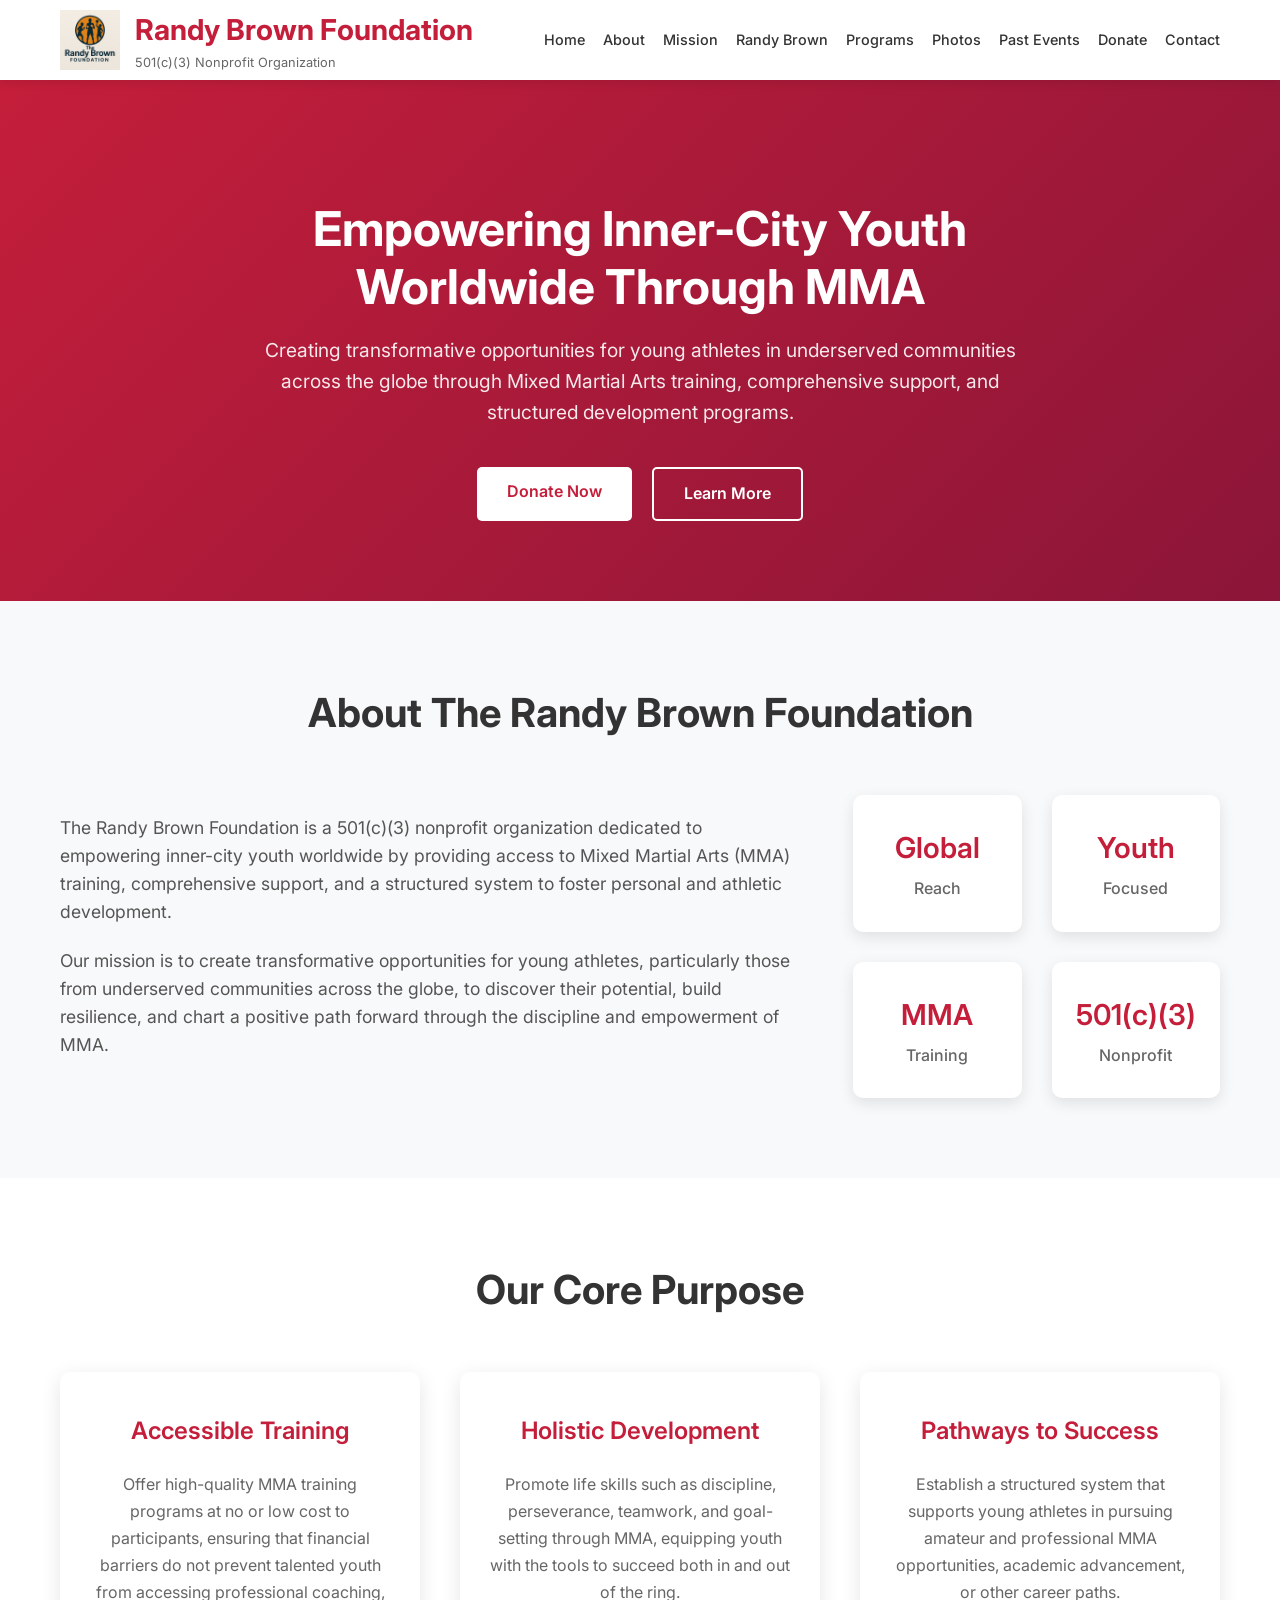
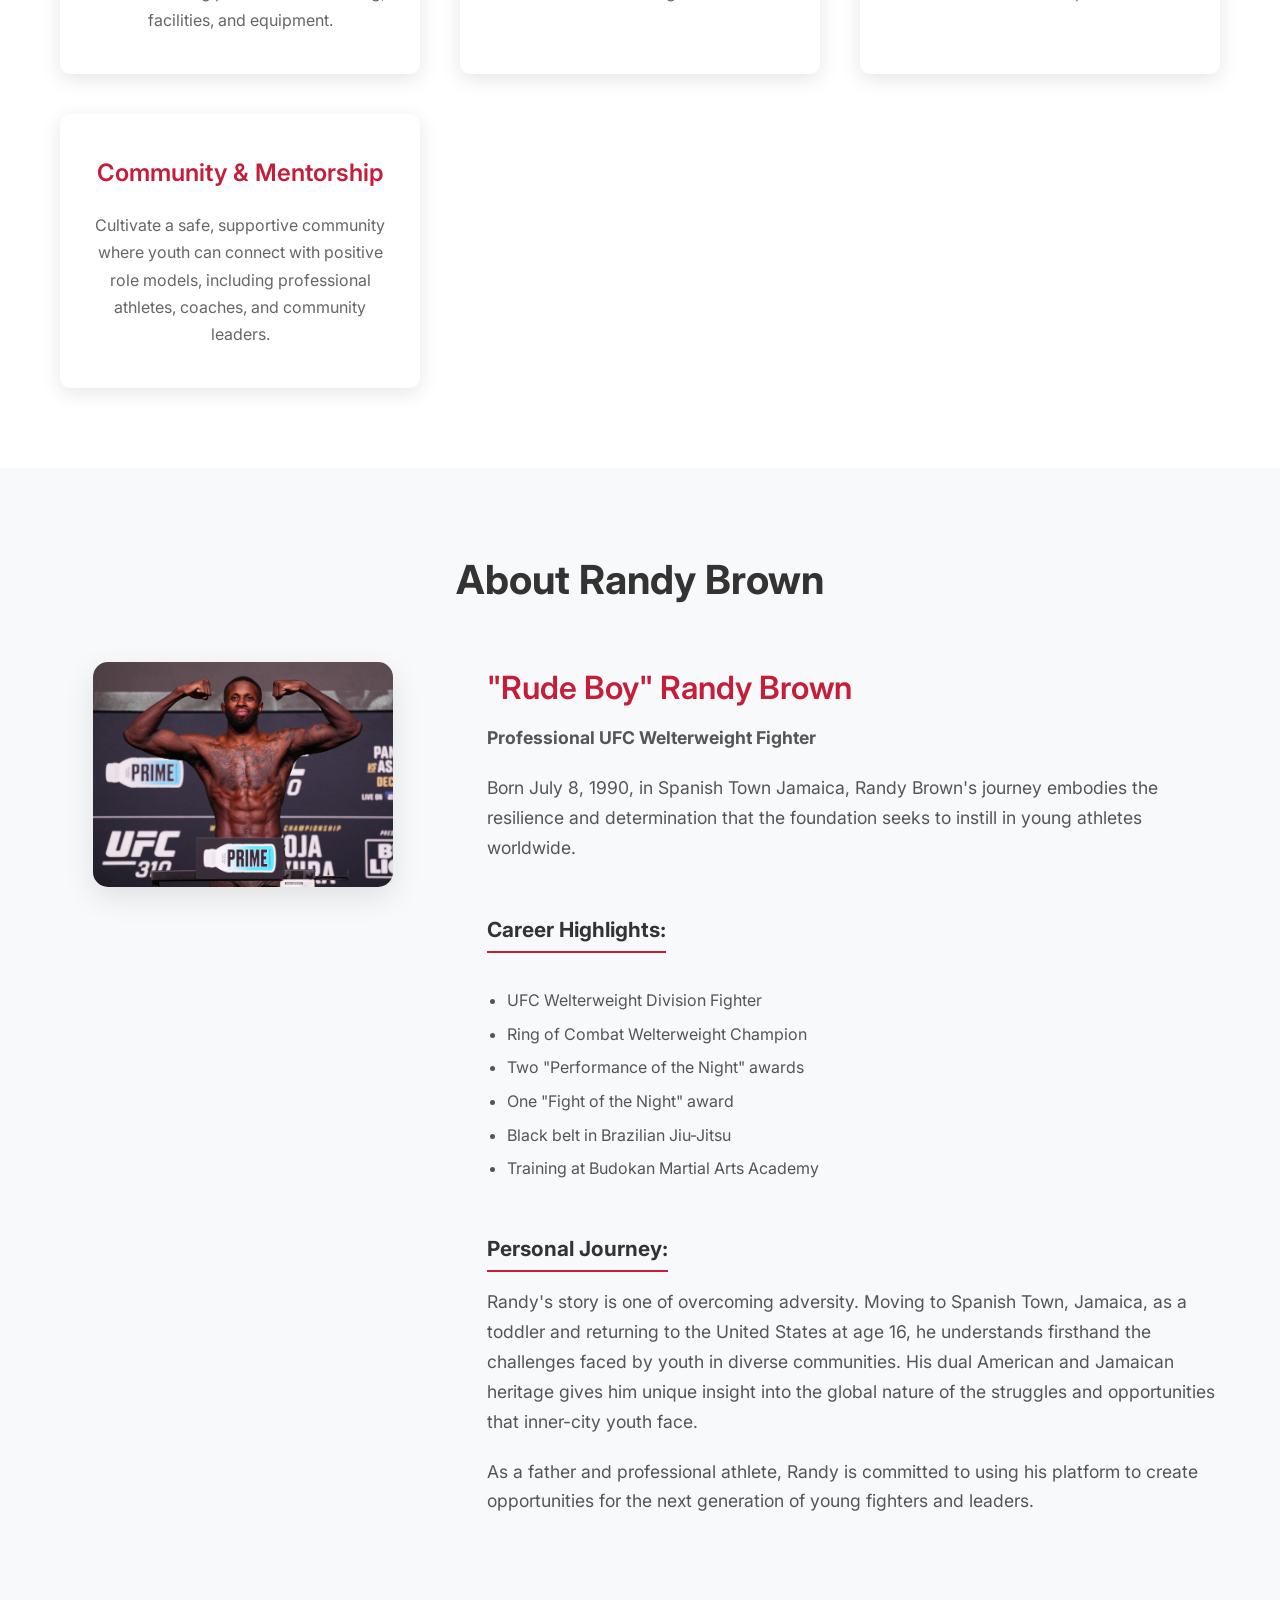
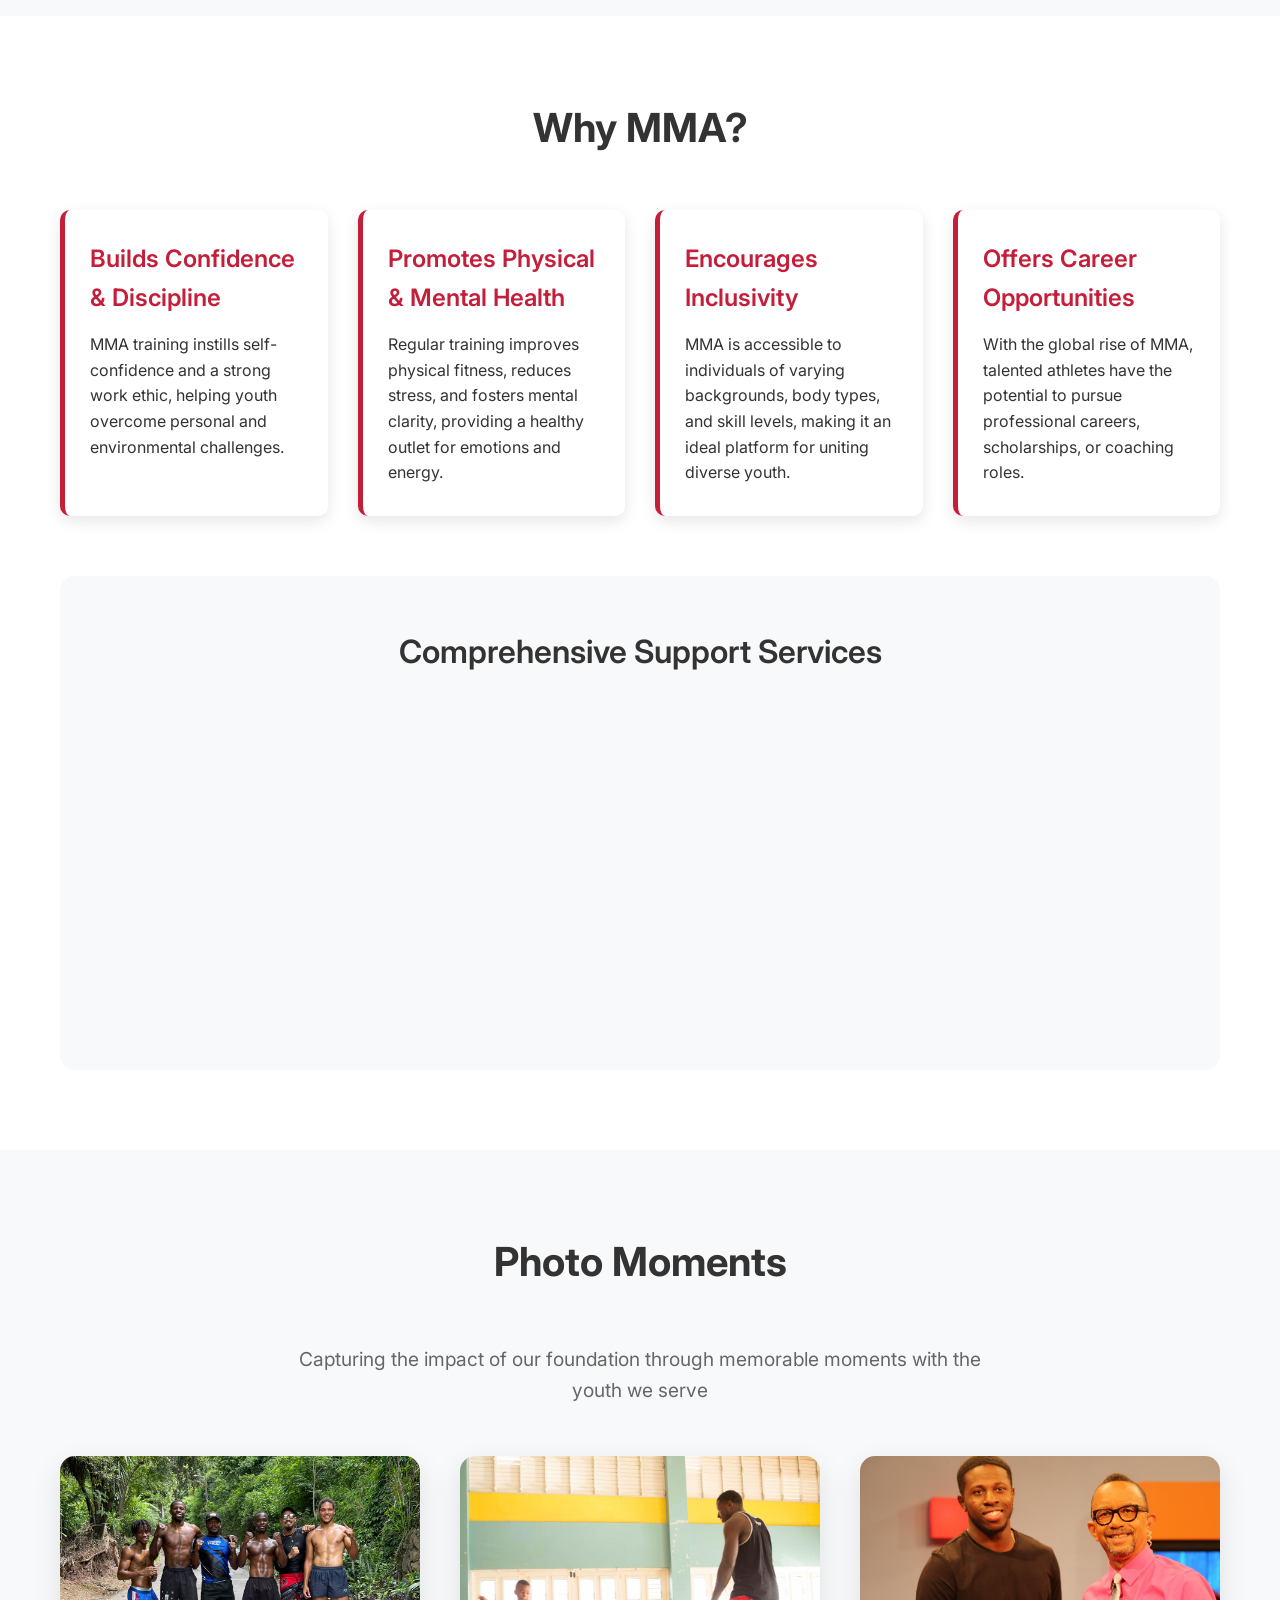
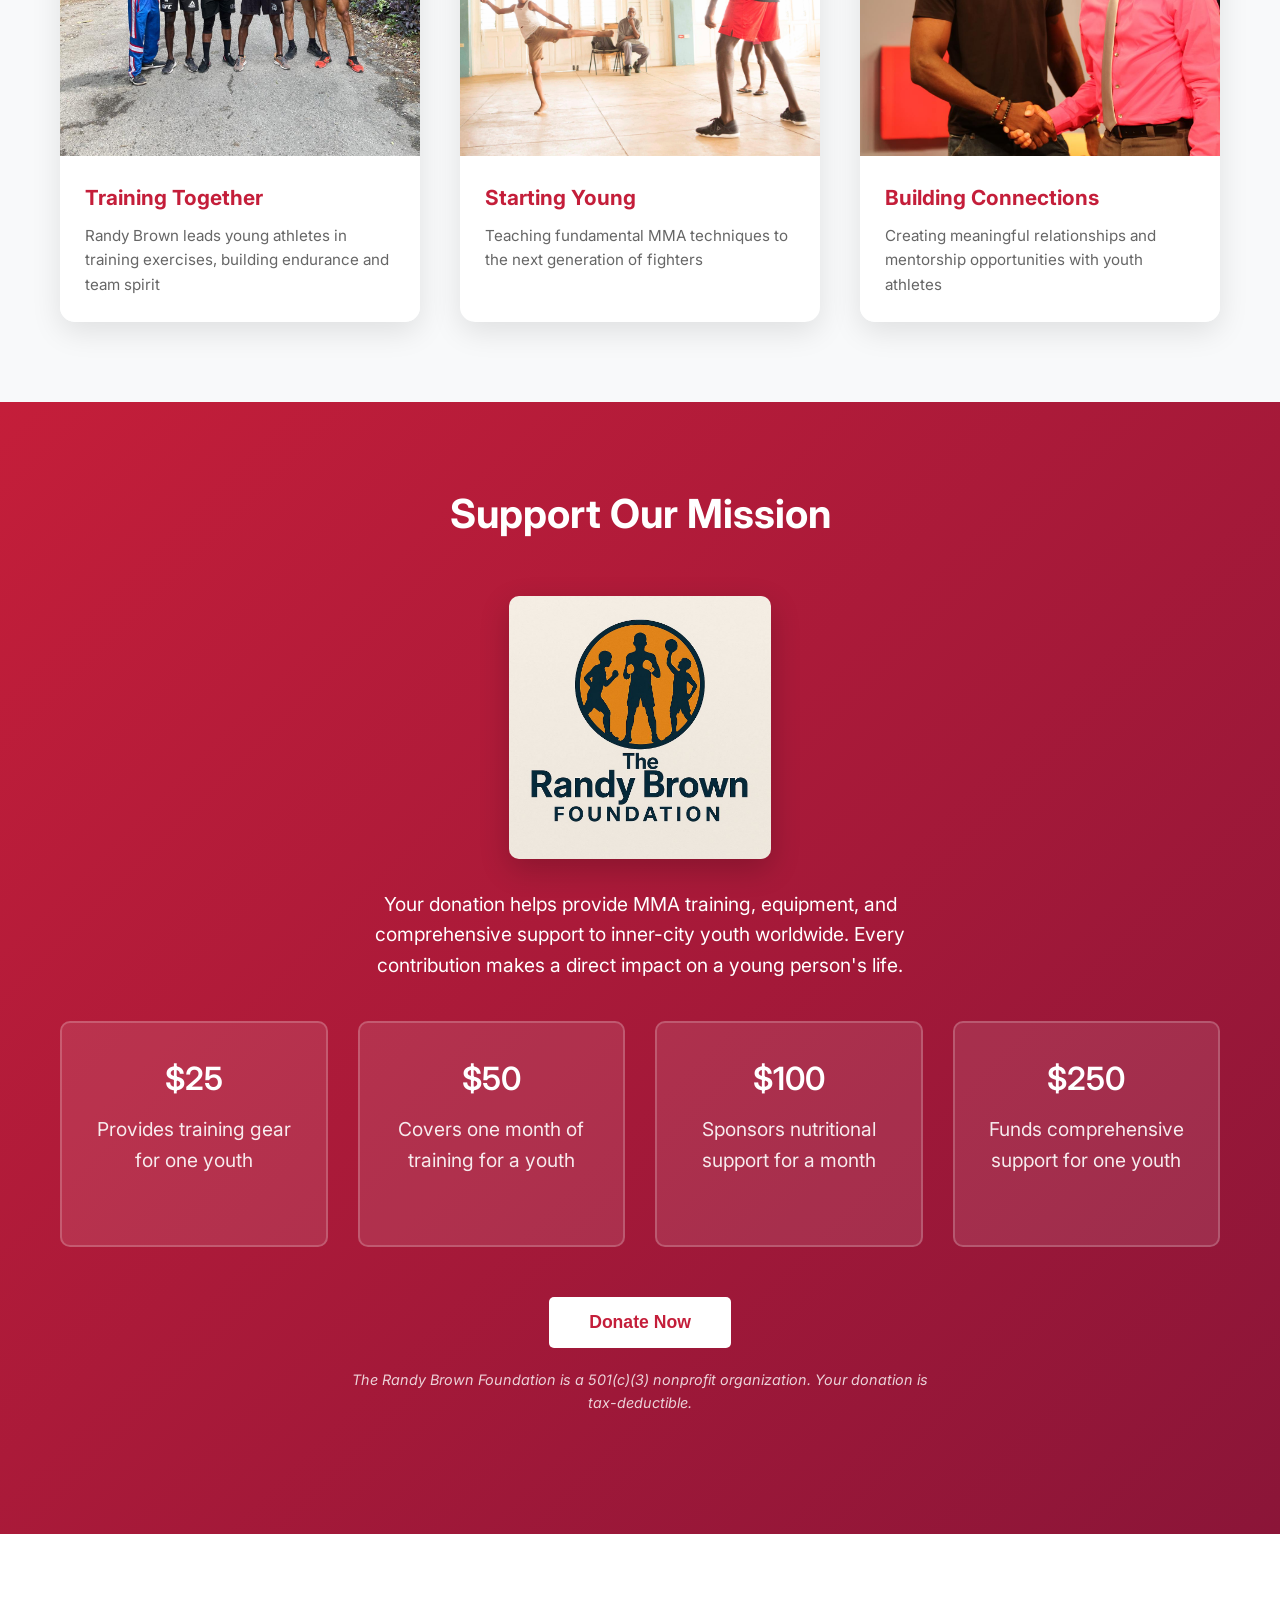
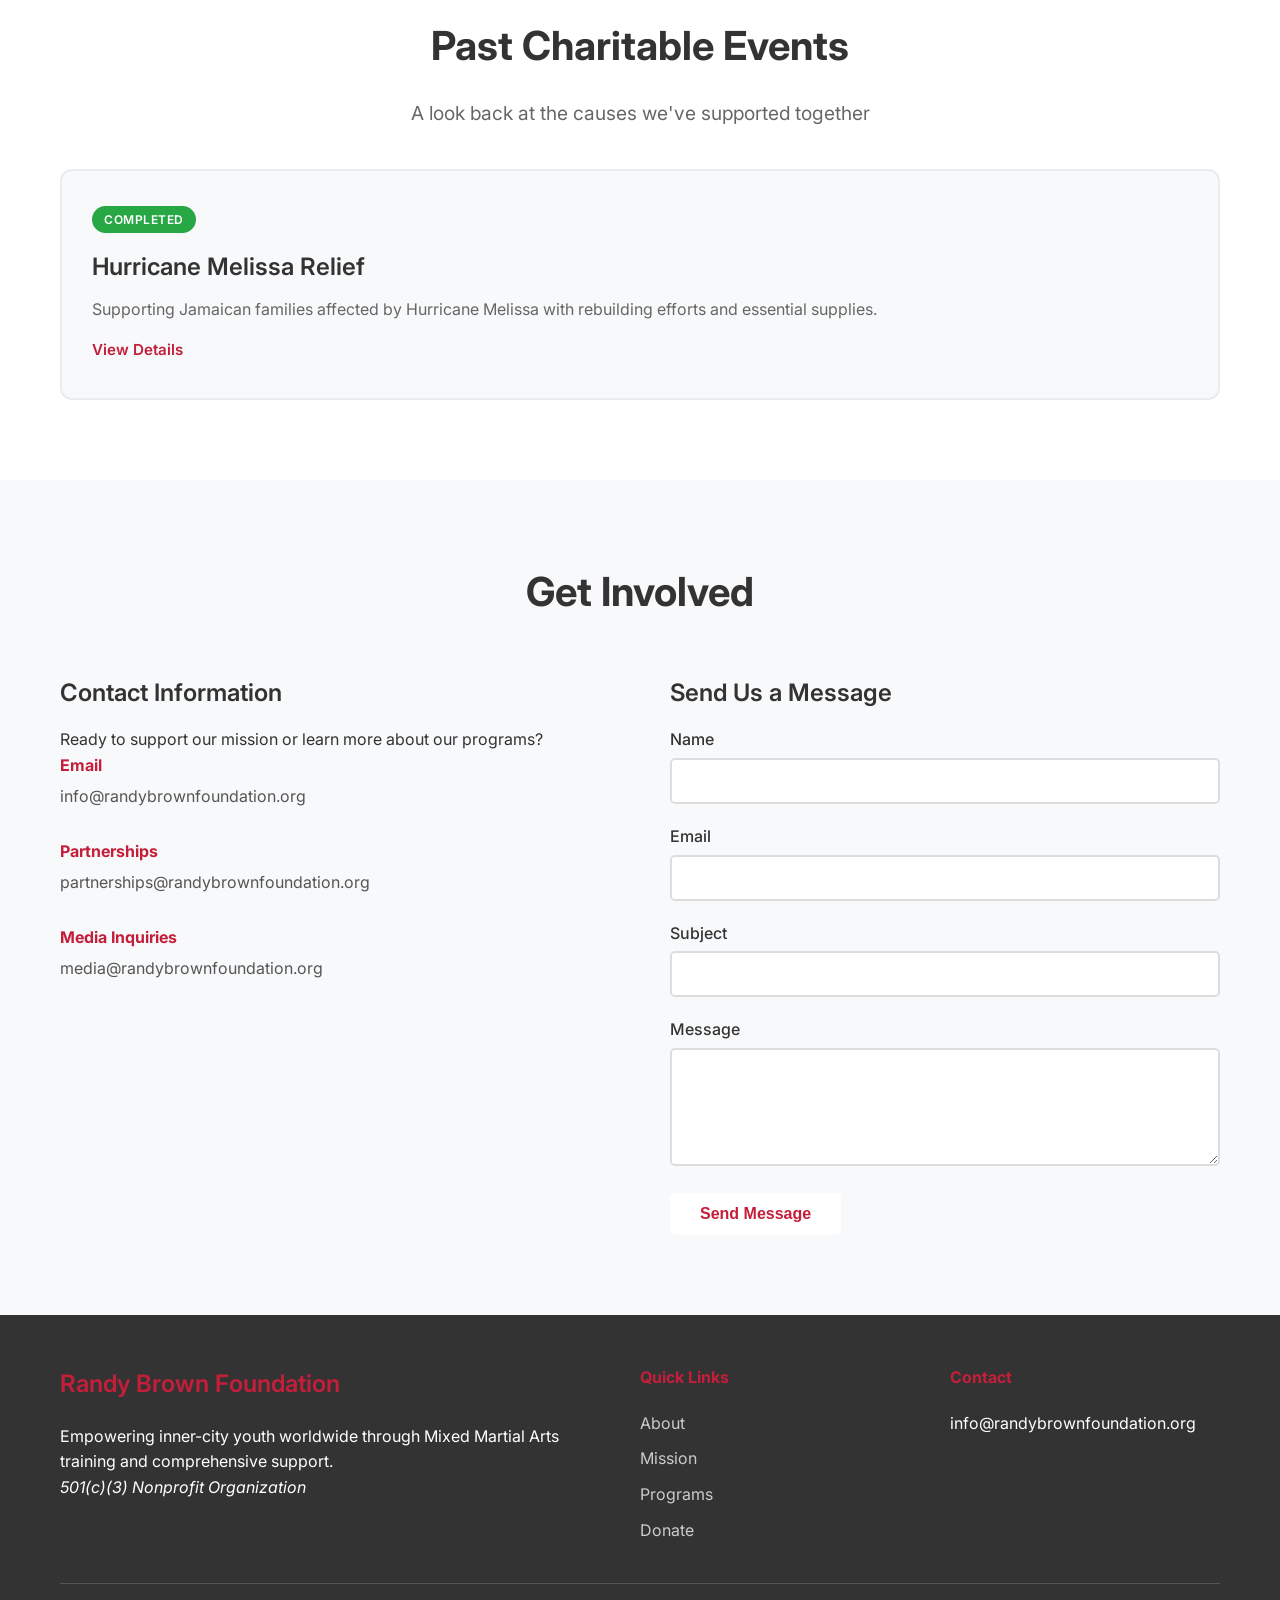
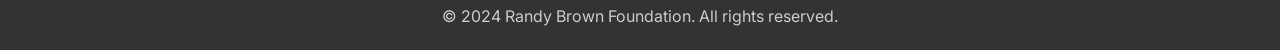
<file: index.html>
<!DOCTYPE html>
<html lang="en">
<head>
    <meta charset="UTF-8">
    <meta name="viewport" content="width=device-width, initial-scale=1.0">
    <title>Randy Brown Foundation - Empowering Inner-City Youth Through MMA</title>
    <link rel="stylesheet" href="styles.css">
    <link href="https://fonts.googleapis.com/css2?family=Inter:wght@300;400;500;600;700&display=swap" rel="stylesheet">
</head>
<body>
    <header class="header">
        <nav class="nav">
            <div class="nav-container">
                <div class="logo">
                    <img src="randybrownfoundation-logo.jpeg" alt="Randy Brown Foundation Logo" class="logo-image">
                    <div class="logo-text">
                        <h1>Randy Brown Foundation</h1>
                        <p>501(c)(3) Nonprofit Organization</p>
                    </div>
                </div>
                <ul class="nav-menu">
                    <li><a href="#home">Home</a></li>
                    <li><a href="#about">About</a></li>
                    <li><a href="#mission">Mission</a></li>
                    <li><a href="#randy">Randy Brown</a></li>
                    <li><a href="#programs">Programs</a></li>
                    <li><a href="#photos">Photos</a></li>
                    <li><a href="#past-events">Past Events</a></li>
                    <li><a href="#donate">Donate</a></li>
                    <li><a href="#contact">Contact</a></li>
                </ul>
            </div>
        </nav>
    </header>

    <main>
        <section id="home" class="hero">
            <div class="hero-content">
                <h1>Empowering Inner-City Youth Worldwide Through MMA</h1>
                <p>Creating transformative opportunities for young athletes in underserved communities across the globe through Mixed Martial Arts training, comprehensive support, and structured development programs.</p>
                <div class="hero-buttons">
                    <a href="#donate" class="btn btn-primary">Donate Now</a>
                    <a href="#programs" class="btn btn-secondary">Learn More</a>
                </div>
            </div>
        </section>

        <section id="about" class="about">
            <div class="container">
                <h2>About The Randy Brown Foundation</h2>
                <div class="about-grid">
                    <div class="about-text">
                        <p>The Randy Brown Foundation is a 501(c)(3) nonprofit organization dedicated to empowering inner-city youth worldwide by providing access to Mixed Martial Arts (MMA) training, comprehensive support, and a structured system to foster personal and athletic development.</p>
                        <p>Our mission is to create transformative opportunities for young athletes, particularly those from underserved communities across the globe, to discover their potential, build resilience, and chart a positive path forward through the discipline and empowerment of MMA.</p>
                    </div>
                    <div class="about-stats">
                        <div class="stat">
                            <h3>Global</h3>
                            <p>Reach</p>
                        </div>
                        <div class="stat">
                            <h3>Youth</h3>
                            <p>Focused</p>
                        </div>
                        <div class="stat">
                            <h3>MMA</h3>
                            <p>Training</p>
                        </div>
                        <div class="stat">
                            <h3>501(c)(3)</h3>
                            <p>Nonprofit</p>
                        </div>
                    </div>
                </div>
            </div>
        </section>

        <section id="mission" class="mission">
            <div class="container">
                <h2>Our Core Purpose</h2>
                <div class="mission-grid">
                    <div class="mission-item">
                        <h3>Accessible Training</h3>
                        <p>Offer high-quality MMA training programs at no or low cost to participants, ensuring that financial barriers do not prevent talented youth from accessing professional coaching, facilities, and equipment.</p>
                    </div>
                    <div class="mission-item">
                        <h3>Holistic Development</h3>
                        <p>Promote life skills such as discipline, perseverance, teamwork, and goal-setting through MMA, equipping youth with the tools to succeed both in and out of the ring.</p>
                    </div>
                    <div class="mission-item">
                        <h3>Pathways to Success</h3>
                        <p>Establish a structured system that supports young athletes in pursuing amateur and professional MMA opportunities, academic advancement, or other career paths.</p>
                    </div>
                    <div class="mission-item">
                        <h3>Community & Mentorship</h3>
                        <p>Cultivate a safe, supportive community where youth can connect with positive role models, including professional athletes, coaches, and community leaders.</p>
                    </div>
                </div>
            </div>
        </section>

        <section id="randy" class="randy-section">
            <div class="container">
                <h2>About Randy Brown</h2>
                <div class="randy-grid">
                    <div class="randy-image">
                        <img src="randy-logo.jpeg" alt="Randy Brown Logo" class="randy-logo">
                    </div>
                    <div class="randy-bio">
                        <h3>"Rude Boy" Randy Brown</h3>
                        <p><strong>Professional UFC Welterweight Fighter</strong></p>
                        <p>Born July 8, 1990, in Spanish Town Jamaica, Randy Brown's journey embodies the resilience and determination that the foundation seeks to instill in young athletes worldwide.</p>
                        
                        <h4>Career Highlights:</h4>
                        <ul>
                            <li>UFC Welterweight Division Fighter</li>
                            <li>Ring of Combat Welterweight Champion</li>
                            <li>Two "Performance of the Night" awards</li>
                            <li>One "Fight of the Night" award</li>
                            <li>Black belt in Brazilian Jiu-Jitsu</li>
                            <li>Training at Budokan Martial Arts Academy</li>
                        </ul>

                        <h4>Personal Journey:</h4>
                        <p>Randy's story is one of overcoming adversity. Moving to Spanish Town, Jamaica, as a toddler and returning to the United States at age 16, he understands firsthand the challenges faced by youth in diverse communities. His dual American and Jamaican heritage gives him unique insight into the global nature of the struggles and opportunities that inner-city youth face.</p>
                        
                        <p>As a father and professional athlete, Randy is committed to using his platform to create opportunities for the next generation of young fighters and leaders.</p>
                    </div>
                </div>
            </div>
        </section>

        <section id="programs" class="programs">
            <div class="container">
                <h2>Why MMA?</h2>
                <div class="programs-grid">
                    <div class="program-item">
                        <h3>Builds Confidence & Discipline</h3>
                        <p>MMA training instills self-confidence and a strong work ethic, helping youth overcome personal and environmental challenges.</p>
                    </div>
                    <div class="program-item">
                        <h3>Promotes Physical & Mental Health</h3>
                        <p>Regular training improves physical fitness, reduces stress, and fosters mental clarity, providing a healthy outlet for emotions and energy.</p>
                    </div>
                    <div class="program-item">
                        <h3>Encourages Inclusivity</h3>
                        <p>MMA is accessible to individuals of varying backgrounds, body types, and skill levels, making it an ideal platform for uniting diverse youth.</p>
                    </div>
                    <div class="program-item">
                        <h3>Offers Career Opportunities</h3>
                        <p>With the global rise of MMA, talented athletes have the potential to pursue professional careers, scholarships, or coaching roles.</p>
                    </div>
                </div>

                <div class="support-services">
                    <h3>Comprehensive Support Services</h3>
                    <div class="services-grid">
                        <div class="service">
                            <h4>Nutritional Guidance</h4>
                            <p>Proper nutrition education for optimal performance</p>
                        </div>
                        <div class="service">
                            <h4>Academic Tutoring</h4>
                            <p>Educational support to ensure academic success</p>
                        </div>
                        <div class="service">
                            <h4>Mental Health Resources</h4>
                            <p>Counseling and support for emotional well-being</p>
                        </div>
                        <div class="service">
                            <h4>Global Partnerships</h4>
                            <p>Collaborations with schools and organizations worldwide</p>
                        </div>
                    </div>
                </div>
            </div>
        </section>

        <section id="photos" class="photos">
            <div class="container">
                <h2>Photo Moments</h2>
                <p class="photos-subtitle">Capturing the impact of our foundation through memorable moments with the youth we serve</p>
                <div class="photo-gallery">
                    <div class="photo-item">
                        <img src="img/Randy-Running-with-kids.jpeg" alt="Randy Brown running with kids" class="gallery-image">
                        <div class="photo-caption">
                            <h4>Training Together</h4>
                            <p>Randy Brown leads young athletes in training exercises, building endurance and team spirit</p>
                        </div>
                    </div>
                    <div class="photo-item">
                        <img src="img/littlekid-kicking.jpeg" alt="Young child practicing kicks" class="gallery-image">
                        <div class="photo-caption">
                            <h4>Starting Young</h4>
                            <p>Teaching fundamental MMA techniques to the next generation of fighters</p>
                        </div>
                    </div>
                    <div class="photo-item">
                        <img src="img/randy-handshake.jpeg" alt="Randy Brown shaking hands" class="gallery-image">
                        <div class="photo-caption">
                            <h4>Building Connections</h4>
                            <p>Creating meaningful relationships and mentorship opportunities with youth athletes</p>
                        </div>
                    </div>
                </div>
            </div>
        </section>

        <section id="donate" class="donate">
            <div class="container">
                <h2>Support Our Mission</h2>
                <div class="donate-logo">
                    <img src="randybrownfoundation-logo.jpeg" alt="Randy Brown Foundation Logo" class="foundation-logo">
                </div>
                <div class="donate-content">
                    <p>Your donation helps provide MMA training, equipment, and comprehensive support to inner-city youth worldwide. Every contribution makes a direct impact on a young person's life.</p>
                    
                    <div class="donation-options">
                        <div class="donation-amount">
                            <h3>$25</h3>
                            <p>Provides training gear for one youth</p>
                        </div>
                        <div class="donation-amount">
                            <h3>$50</h3>
                            <p>Covers one month of training for a youth</p>
                        </div>
                        <div class="donation-amount">
                            <h3>$100</h3>
                            <p>Sponsors nutritional support for a month</p>
                        </div>
                        <div class="donation-amount">
                            <h3>$250</h3>
                            <p>Funds comprehensive support for one youth</p>
                        </div>
                    </div>
                    
                    <div class="donate-buttons">
                        <button class="btn btn-primary btn-large">Donate Now</button>
                        <p><em>The Randy Brown Foundation is a 501(c)(3) nonprofit organization. Your donation is tax-deductible.</em></p>
                    </div>
                </div>
            </div>
        </section>

        <section id="past-events" class="past-events">
            <div class="container">
                <h2>Past Charitable Events</h2>
                <p class="past-events-subtitle">A look back at the causes we've supported together</p>
                <div class="past-events-grid">
                    <a href="melissa/melissa-relief.html" class="past-event-card">
                        <div class="past-event-badge">Completed</div>
                        <h3>Hurricane Melissa Relief</h3>
                        <p>Supporting Jamaican families affected by Hurricane Melissa with rebuilding efforts and essential supplies.</p>
                        <span class="past-event-link">View Details</span>
                    </a>
                </div>
            </div>
        </section>

        <section id="contact" class="contact">
            <div class="container">
                <h2>Get Involved</h2>
                <div class="contact-grid">
                    <div class="contact-info">
                        <h3>Contact Information</h3>
                        <p>Ready to support our mission or learn more about our programs?</p>
                        
                        <div class="contact-item">
                            <h4>Email</h4>
                            <p>info@randybrownfoundation.org</p>
                        </div>
                        
                        <div class="contact-item">
                            <h4>Partnerships</h4>
                            <p>partnerships@randybrownfoundation.org</p>
                        </div>
                        
                        <div class="contact-item">
                            <h4>Media Inquiries</h4>
                            <p>media@randybrownfoundation.org</p>
                        </div>
                    </div>
                    
                    <div class="contact-form">
                        <h3>Send Us a Message</h3>
                        <form>
                            <div class="form-group">
                                <label for="name">Name</label>
                                <input type="text" id="name" name="name" required>
                            </div>
                            <div class="form-group">
                                <label for="email">Email</label>
                                <input type="email" id="email" name="email" required>
                            </div>
                            <div class="form-group">
                                <label for="subject">Subject</label>
                                <input type="text" id="subject" name="subject" required>
                            </div>
                            <div class="form-group">
                                <label for="message">Message</label>
                                <textarea id="message" name="message" rows="5" required></textarea>
                            </div>
                            <button type="submit" class="btn btn-primary">Send Message</button>
                        </form>
                    </div>
                </div>
            </div>
        </section>
    </main>

    <footer class="footer">
        <div class="container">
            <div class="footer-content">
                <div class="footer-section">
                    <h3>Randy Brown Foundation</h3>
                    <p>Empowering inner-city youth worldwide through Mixed Martial Arts training and comprehensive support.</p>
                    <p><em>501(c)(3) Nonprofit Organization</em></p>
                </div>
                
                <div class="footer-section">
                    <h4>Quick Links</h4>
                    <ul>
                        <li><a href="#about">About</a></li>
                        <li><a href="#mission">Mission</a></li>
                        <li><a href="#programs">Programs</a></li>
                        <li><a href="#donate">Donate</a></li>
                    </ul>
                </div>
                
                <div class="footer-section">
                    <h4>Contact</h4>
                    <p>info@randybrownfoundation.org</p>
                </div>
            </div>
            
            <div class="footer-bottom">
                <p>&copy; 2024 Randy Brown Foundation. All rights reserved.</p>
            </div>
        </div>
    </footer>

    <script src="script.js"></script>
</body>
</html>
</file>
<file: styles.css>
* {
    margin: 0;
    padding: 0;
    box-sizing: border-box;
}

body {
    font-family: 'Inter', sans-serif;
    line-height: 1.6;
    color: #333;
}

.container {
    max-width: 1200px;
    margin: 0 auto;
    padding: 0 20px;
}

/* Header & Navigation */
.header {
    background: #fff;
    box-shadow: 0 2px 10px rgba(0,0,0,0.1);
    position: fixed;
    width: 100%;
    top: 0;
    z-index: 1000;
}

.nav-container {
    max-width: 1200px;
    margin: 0 auto;
    padding: 0 20px;
    display: flex;
    justify-content: space-between;
    align-items: center;
    height: 80px;
}

.logo {
    display: flex;
    align-items: center;
    gap: 15px;
}

.logo-image {
    height: 60px;
    width: auto;
    object-fit: contain;
}

.logo-text h1 {
    color: #c41e3a;
    font-size: 1.8rem;
    font-weight: 700;
    margin-bottom: 0;
}

.logo-text p {
    color: #666;
    font-size: 0.8rem;
    margin: 0;
}

.nav-menu {
    display: flex;
    list-style: none;
    gap: 18px;
    align-items: center;
}

.nav-menu a {
    text-decoration: none;
    color: #333;
    font-weight: 500;
    font-size: 0.9rem;
    transition: color 0.3s ease;
    white-space: nowrap;
}

.nav-menu a:hover {
    color: #c41e3a;
}

/* Hero Section */
.hero {
    background: linear-gradient(135deg, #c41e3a 0%, #8b1538 100%);
    color: white;
    padding: 120px 0 80px;
    text-align: center;
    margin-top: 80px;
}

.hero-content {
    max-width: 800px;
    margin: 0 auto;
    padding: 0 20px;
}

.hero h1 {
    font-size: 3rem;
    font-weight: 700;
    margin-bottom: 20px;
    line-height: 1.2;
}

.hero p {
    font-size: 1.2rem;
    margin-bottom: 40px;
    opacity: 0.9;
}

.hero-buttons {
    display: flex;
    gap: 20px;
    justify-content: center;
    flex-wrap: wrap;
}

/* Buttons */
.btn {
    display: inline-block;
    padding: 12px 30px;
    border-radius: 5px;
    text-decoration: none;
    font-weight: 600;
    transition: all 0.3s ease;
    border: none;
    cursor: pointer;
    font-size: 1rem;
}

.btn-primary {
    background: #fff;
    color: #c41e3a;
}

.btn-primary:hover {
    background: #f8f8f8;
    transform: translateY(-2px);
}

.btn-secondary {
    background: transparent;
    color: #fff;
    border: 2px solid #fff;
}

.btn-secondary:hover {
    background: #fff;
    color: #c41e3a;
}

.btn-large {
    padding: 15px 40px;
    font-size: 1.1rem;
}

/* Section Styling */
section {
    padding: 80px 0;
}

h2 {
    font-size: 2.5rem;
    font-weight: 700;
    text-align: center;
    margin-bottom: 50px;
    color: #333;
}

h3 {
    font-size: 1.5rem;
    font-weight: 600;
    margin-bottom: 15px;
    color: #333;
}

/* About Section */
.about {
    background: #f8f9fa;
}

.about-grid {
    display: grid;
    grid-template-columns: 2fr 1fr;
    gap: 60px;
    align-items: center;
}

.about-text p {
    font-size: 1.1rem;
    margin-bottom: 20px;
    color: #555;
}

.about-stats {
    display: grid;
    grid-template-columns: 1fr 1fr;
    gap: 30px;
}

.stat {
    text-align: center;
    padding: 30px 20px;
    background: white;
    border-radius: 10px;
    box-shadow: 0 5px 15px rgba(0,0,0,0.1);
}

.stat h3 {
    color: #c41e3a;
    font-size: 1.8rem;
    margin-bottom: 5px;
}

.stat p {
    color: #666;
    font-weight: 500;
}

/* Mission Section */
.mission-grid {
    display: grid;
    grid-template-columns: repeat(auto-fit, minmax(280px, 1fr));
    gap: 40px;
}

.mission-item {
    background: #fff;
    padding: 40px 30px;
    border-radius: 10px;
    box-shadow: 0 5px 20px rgba(0,0,0,0.1);
    text-align: center;
    transition: transform 0.3s ease;
}

.mission-item:hover {
    transform: translateY(-5px);
}

.mission-item h3 {
    color: #c41e3a;
    margin-bottom: 20px;
}

.mission-item p {
    color: #666;
    line-height: 1.7;
}

/* Randy Section */
.randy-section {
    background: #f8f9fa;
}

.randy-grid {
    display: grid;
    grid-template-columns: 1fr 2fr;
    gap: 60px;
    align-items: start;
}

.randy-image {
    display: flex;
    justify-content: center;
    align-items: flex-start;
}

.randy-logo {
    width: 100%;
    max-width: 300px;
    height: auto;
    border-radius: 15px;
    box-shadow: 0 10px 30px rgba(0,0,0,0.1);
    transition: transform 0.3s ease;
}

.randy-logo:hover {
    transform: scale(1.05);
}

.randy-bio h3 {
    color: #c41e3a;
    font-size: 2rem;
    margin-bottom: 10px;
}

.randy-bio h4 {
    color: #333;
    font-size: 1.3rem;
    margin: 30px 0 15px 0;
    border-bottom: 2px solid #c41e3a;
    padding-bottom: 5px;
    display: inline-block;
}

.randy-bio ul {
    margin: 20px 0;
    padding-left: 20px;
}

.randy-bio li {
    margin-bottom: 8px;
    color: #555;
}

.randy-bio p {
    font-size: 1.1rem;
    color: #555;
    margin-bottom: 20px;
    line-height: 1.7;
}

/* Programs Section */
.programs-grid {
    display: grid;
    grid-template-columns: repeat(auto-fit, minmax(250px, 1fr));
    gap: 30px;
    margin-bottom: 60px;
}

.program-item {
    background: #fff;
    padding: 30px 25px;
    border-radius: 10px;
    box-shadow: 0 5px 15px rgba(0,0,0,0.1);
    border-left: 5px solid #c41e3a;
}

.program-item h3 {
    color: #c41e3a;
    margin-bottom: 15px;
}

.support-services {
    background: #f8f9fa;
    padding: 50px 40px;
    border-radius: 15px;
    margin-top: 40px;
}

.support-services h3 {
    text-align: center;
    margin-bottom: 40px;
    font-size: 2rem;
}

.services-grid {
    display: grid;
    grid-template-columns: repeat(auto-fit, minmax(250px, 1fr));
    gap: 30px;
}

.service {
    background: white;
    padding: 25px;
    border-radius: 10px;
    text-align: center;
    box-shadow: 0 3px 10px rgba(0,0,0,0.1);
}

.service h4 {
    color: #c41e3a;
    margin-bottom: 10px;
}

/* Past Events Section */
.past-events {
    background: #fff;
}

.past-events-subtitle {
    text-align: center;
    font-size: 1.2rem;
    color: #666;
    margin-top: -30px;
    margin-bottom: 40px;
}

.past-events-grid {
    display: grid;
    grid-template-columns: repeat(auto-fit, minmax(300px, 1fr));
    gap: 30px;
}

.past-event-card {
    display: block;
    background: #f8f9fa;
    padding: 35px 30px;
    border-radius: 12px;
    text-decoration: none;
    color: inherit;
    border: 2px solid #e9ecef;
    transition: all 0.3s ease;
    position: relative;
}

.past-event-card:hover {
    border-color: #c41e3a;
    transform: translateY(-4px);
    box-shadow: 0 8px 25px rgba(0,0,0,0.1);
}

.past-event-badge {
    display: inline-block;
    background: #28a745;
    color: white;
    font-size: 0.75rem;
    font-weight: 600;
    padding: 4px 12px;
    border-radius: 20px;
    margin-bottom: 15px;
    text-transform: uppercase;
    letter-spacing: 0.5px;
}

.past-event-card h3 {
    color: #333;
    margin-bottom: 10px;
}

.past-event-card p {
    color: #666;
    line-height: 1.6;
    margin-bottom: 15px;
}

.past-event-link {
    color: #c41e3a;
    font-weight: 600;
    font-size: 0.95rem;
}

.past-event-card:hover .past-event-link {
    text-decoration: underline;
}

/* Photos Section */
.photos {
    background: #f8f9fa;
    padding: 80px 0;
}

.photos-subtitle {
    text-align: center;
    font-size: 1.2rem;
    color: #666;
    margin-bottom: 50px;
    max-width: 700px;
    margin-left: auto;
    margin-right: auto;
}

.photo-gallery {
    display: grid;
    grid-template-columns: repeat(auto-fit, minmax(350px, 1fr));
    gap: 40px;
    margin-top: 50px;
}

.photo-item {
    background: white;
    border-radius: 15px;
    overflow: hidden;
    box-shadow: 0 10px 30px rgba(0,0,0,0.1);
    transition: transform 0.3s ease, box-shadow 0.3s ease;
}

.photo-item:hover {
    transform: translateY(-10px);
    box-shadow: 0 15px 40px rgba(0,0,0,0.15);
}

.gallery-image {
    width: 100%;
    height: 300px;
    object-fit: cover;
    display: block;
}

.photo-caption {
    padding: 25px;
    background: white;
}

.photo-caption h4 {
    color: #c41e3a;
    font-size: 1.3rem;
    margin-bottom: 10px;
}

.photo-caption p {
    color: #666;
    line-height: 1.6;
    font-size: 0.95rem;
}

/* Donate Section */
.donate {
    background: linear-gradient(135deg, #c41e3a 0%, #8b1538 100%);
    color: white;
    text-align: center;
}

.donate-logo {
    display: flex;
    justify-content: center;
    margin: 30px 0;
}

.foundation-logo {
    width: 262.5px;
    height: auto;
    border-radius: 10px;
    box-shadow: 0 10px 30px rgba(0,0,0,0.2);
}

.donate h2 {
    color: white;
}

.donate-content p {
    font-size: 1.2rem;
    margin-bottom: 40px;
    max-width: 600px;
    margin-left: auto;
    margin-right: auto;
}

.donation-options {
    display: grid;
    grid-template-columns: repeat(auto-fit, minmax(200px, 1fr));
    gap: 30px;
    margin-bottom: 50px;
}

.donation-amount {
    background: rgba(255,255,255,0.1);
    padding: 30px 20px;
    border-radius: 10px;
    border: 2px solid rgba(255,255,255,0.2);
    transition: all 0.3s ease;
}

.donation-amount:hover {
    background: rgba(255,255,255,0.2);
    transform: translateY(-3px);
}

.donation-amount h3 {
    font-size: 2rem;
    color: white;
    margin-bottom: 10px;
}

.donation-amount p {
    color: rgba(255,255,255,0.9);
}

.donate-buttons p {
    margin-top: 20px;
    font-size: 0.9rem;
    opacity: 0.8;
}

/* Contact Section */
.contact {
    background: #f8f9fa;
}

.contact-grid {
    display: grid;
    grid-template-columns: 1fr 1fr;
    gap: 60px;
}

.contact-item {
    margin-bottom: 30px;
}

.contact-item h4 {
    color: #c41e3a;
    margin-bottom: 5px;
}

.contact-item p {
    color: #555;
}

/* Form Styling */
.form-group {
    margin-bottom: 20px;
}

.form-group label {
    display: block;
    margin-bottom: 5px;
    font-weight: 500;
    color: #333;
}

.form-group input,
.form-group textarea {
    width: 100%;
    padding: 12px;
    border: 2px solid #ddd;
    border-radius: 5px;
    font-size: 1rem;
    transition: border-color 0.3s ease;
}

.form-group input:focus,
.form-group textarea:focus {
    outline: none;
    border-color: #c41e3a;
}

/* Footer */
.footer {
    background: #333;
    color: white;
    padding: 50px 0 20px;
}

.footer-content {
    display: grid;
    grid-template-columns: 2fr 1fr 1fr;
    gap: 40px;
    margin-bottom: 30px;
}

.footer-section h3,
.footer-section h4 {
    color: #c41e3a;
    margin-bottom: 20px;
}

.footer-section ul {
    list-style: none;
}

.footer-section ul li {
    margin-bottom: 10px;
}

.footer-section ul li a {
    color: #ccc;
    text-decoration: none;
    transition: color 0.3s ease;
}

.footer-section ul li a:hover {
    color: #c41e3a;
}

.footer-bottom {
    text-align: center;
    padding-top: 20px;
    border-top: 1px solid #555;
    color: #ccc;
}

/* Responsive Design */
@media (max-width: 768px) {
    .nav-menu {
        display: none;
    }

    .hero h1 {
        font-size: 2rem;
    }

    .hero p {
        font-size: 1rem;
    }

    .hero-buttons {
        flex-direction: column;
        align-items: center;
    }
    
    .about-grid {
        grid-template-columns: 1fr;
        gap: 40px;
    }
    
    .about-stats {
        grid-template-columns: 1fr 1fr;
    }
    
    .mission-grid {
        grid-template-columns: 1fr;
    }
    
    .programs-grid {
        grid-template-columns: 1fr;
    }
    
    .services-grid {
        grid-template-columns: 1fr;
    }
    
    .donation-options {
        grid-template-columns: 1fr 1fr;
    }
    
    .randy-grid {
        grid-template-columns: 1fr;
        gap: 40px;
    }
    
    .photo-gallery {
        grid-template-columns: 1fr;
        gap: 30px;
    }
    
    .randy-logo {
        max-width: 250px;
    }
    
    .contact-grid {
        grid-template-columns: 1fr;
        gap: 40px;
    }
    
    .footer-content {
        grid-template-columns: 1fr;
        text-align: center;
    }
    
    h2 {
        font-size: 2rem;
    }
    
    section {
        padding: 60px 0;
    }
}

@media (max-width: 480px) {
    .hero {
        padding: 100px 0 60px;
    }
    
    .hero h1 {
        font-size: 1.8rem;
    }
    
    .about-stats {
        grid-template-columns: 1fr;
    }
    
    .donation-options {
        grid-template-columns: 1fr;
    }
    
    .randy-logo {
        max-width: 200px;
    }
    
    .nav-container {
        height: 70px;
    }
    
    .logo-image {
        height: 50px;
    }
    
    .logo-text h1 {
        font-size: 1.5rem;
    }
    
    .logo {
        gap: 10px;
    }
}
</file>
